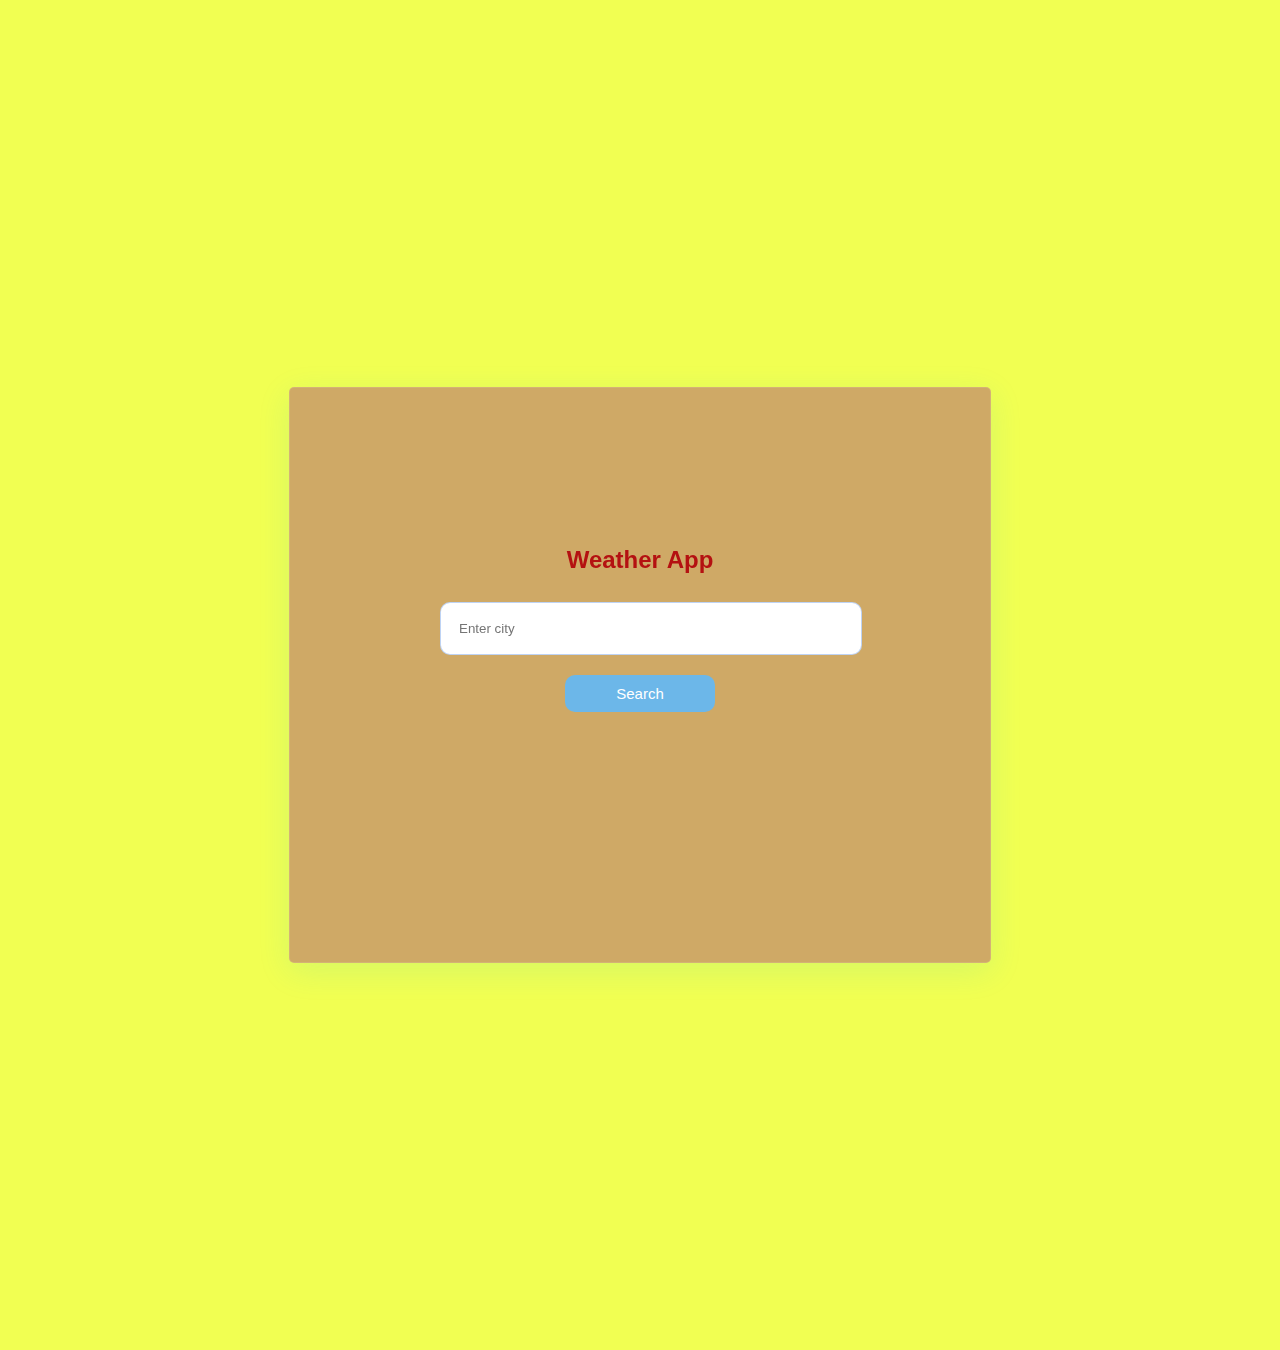
<file: Weather application/index.html>
<!DOCTYPE html>
<html lang="en">
  <head>
    <meta charset="UTF-8" />
    <meta name="viewport" content="width=device-width, initial-scale=1.0" />
    <title>Weather App</title>
    <link rel="stylesheet" href="./style.css" />
  </head>
  <body>
    <div id="weather-container">
      <h2>Weather App</h2>
      <input type="text" id="city" placeholder="Enter city" />
      <button onclick="getWeather()">Search</button>

      <img id="weather-icon" alt="Weather Icon" />

      <div id="temp-div"></div>

      <div id="weather-info"></div>

      <div id="hourly-forecast"></div>
    </div>
    <script src="./js.js"></script>
  </body>
</html>
</file>
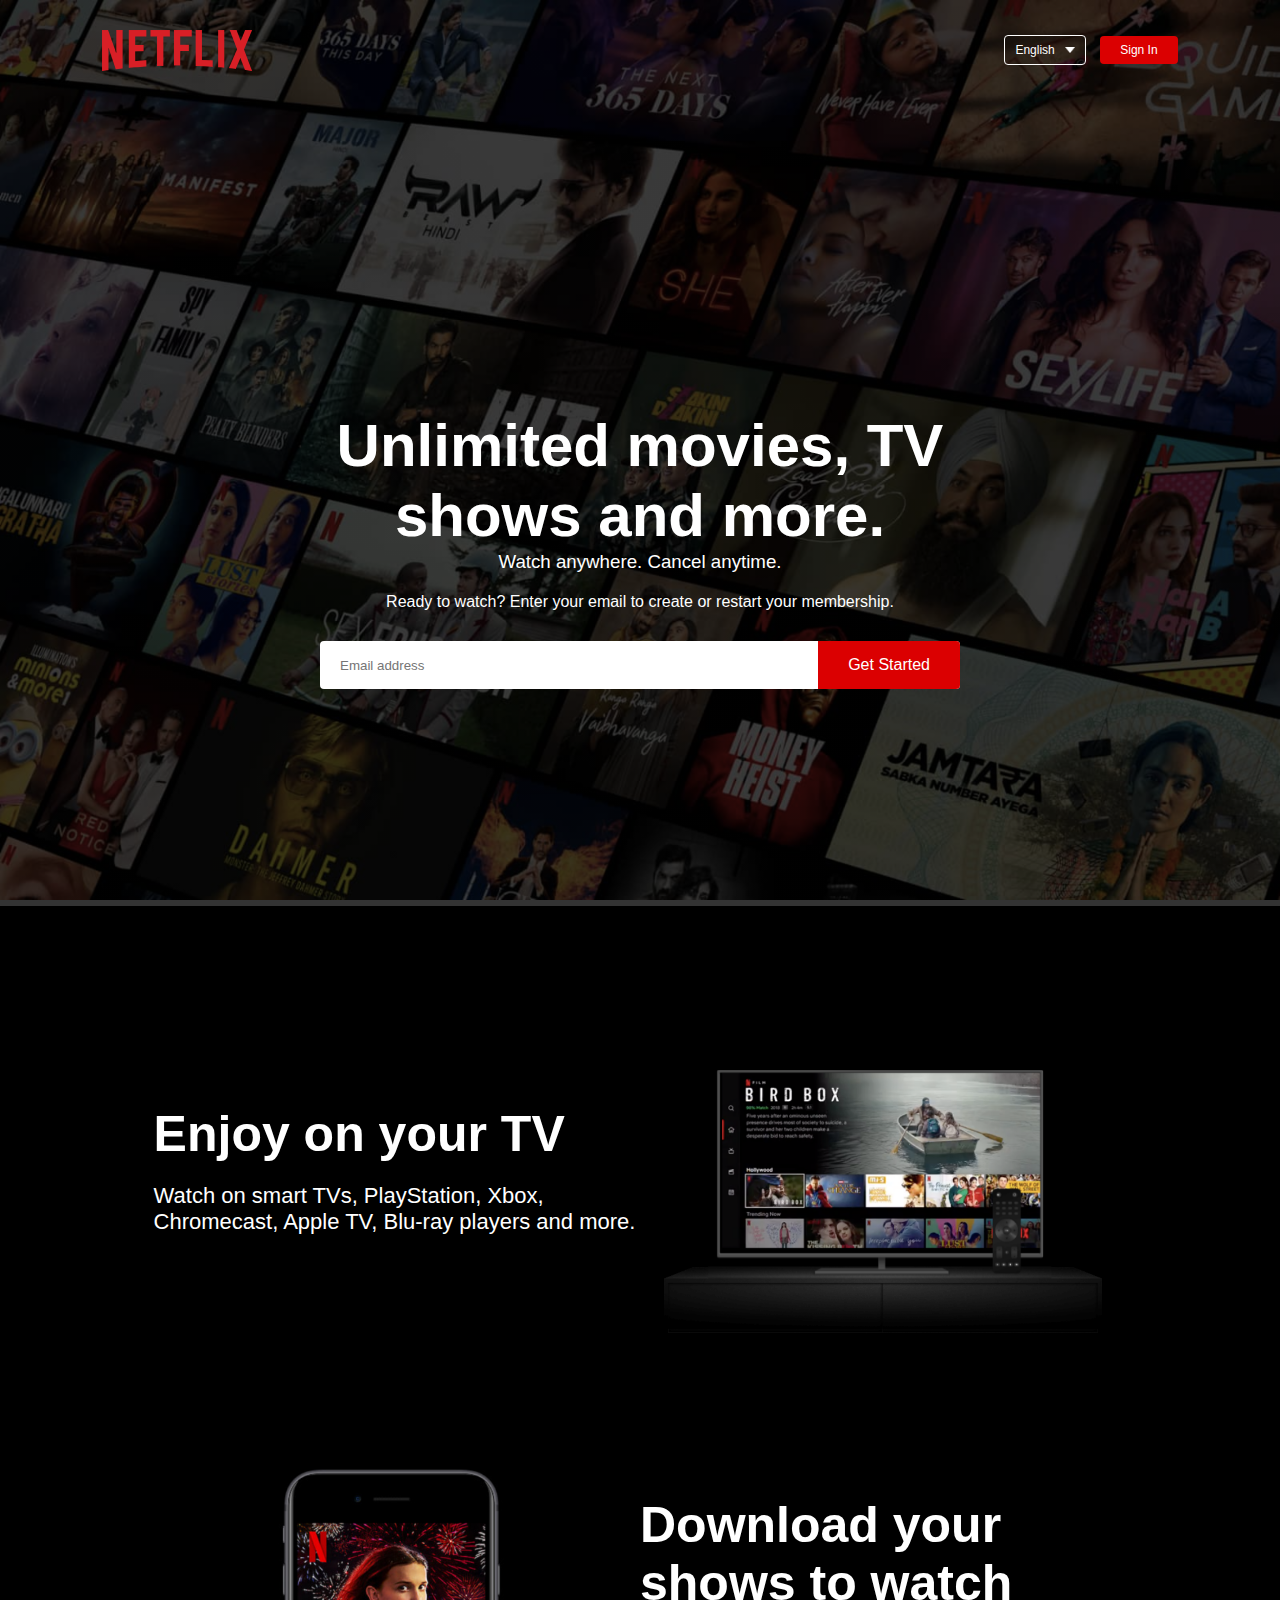
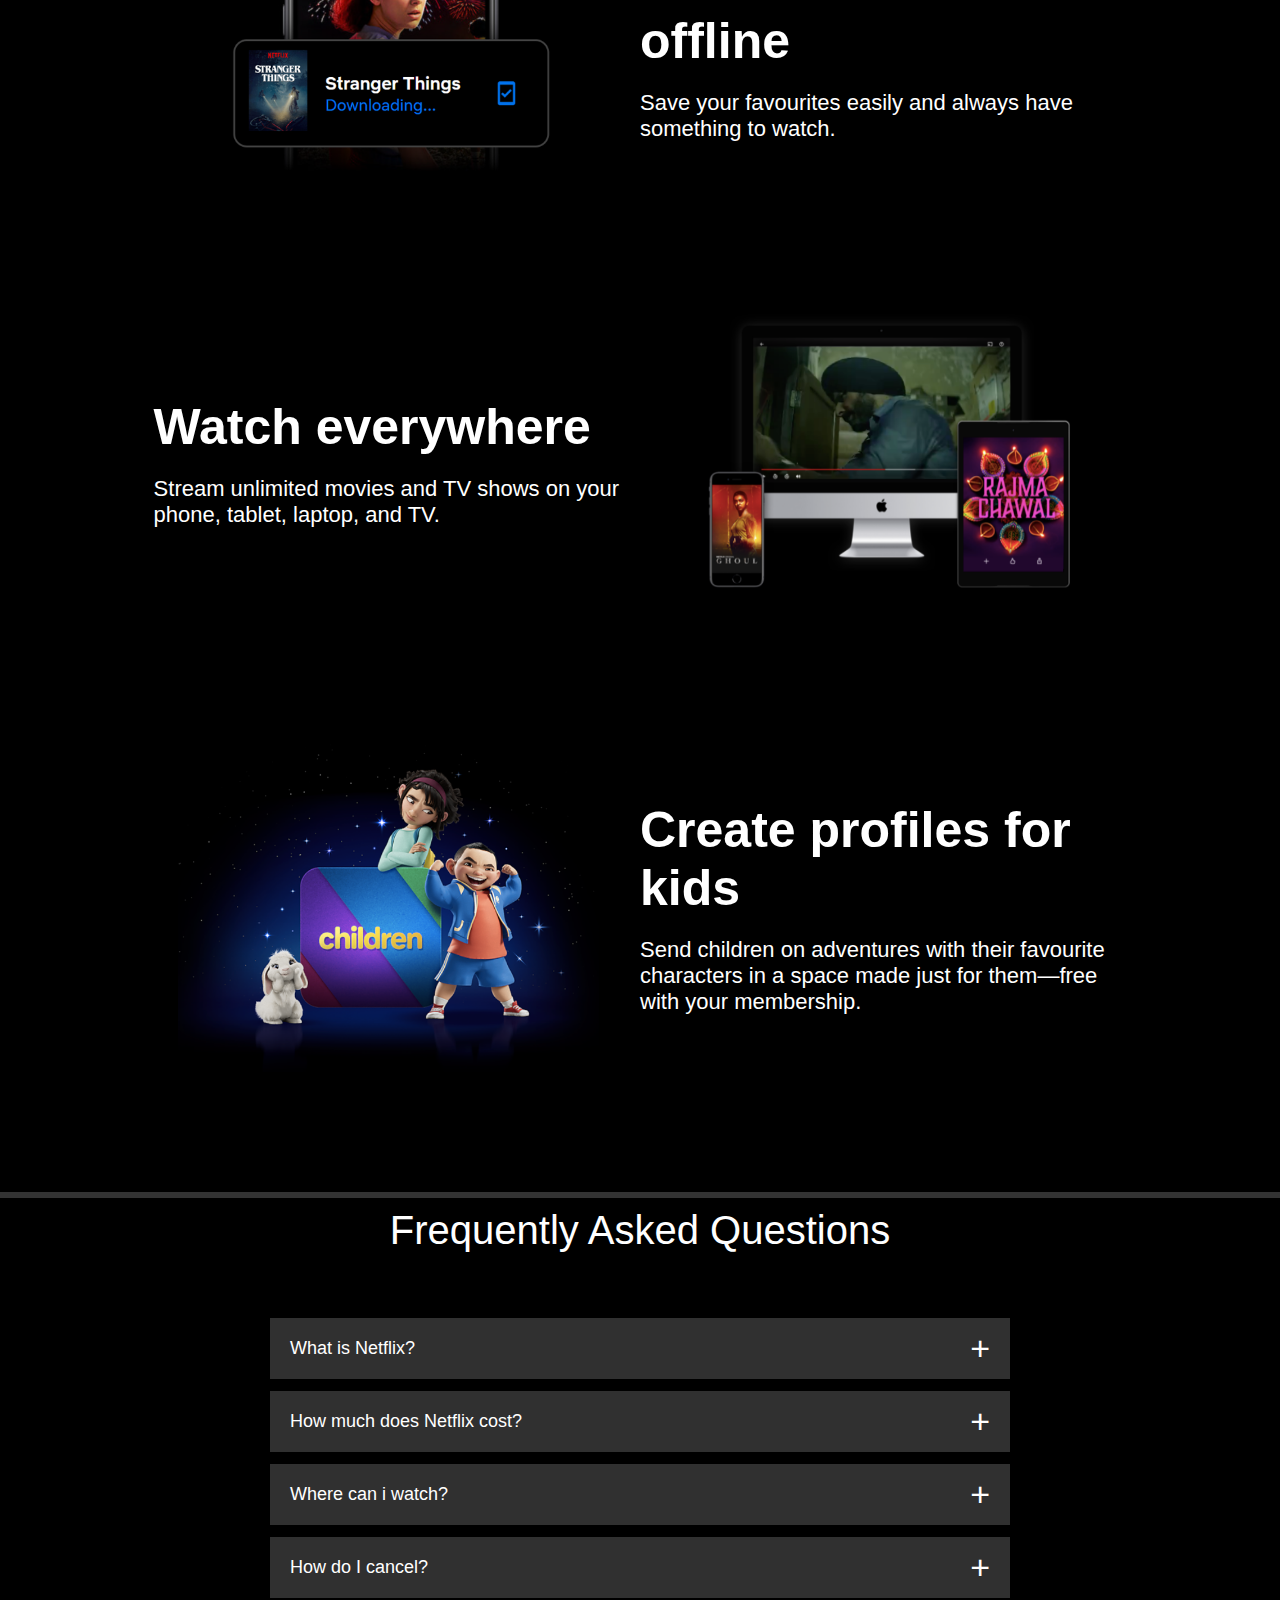
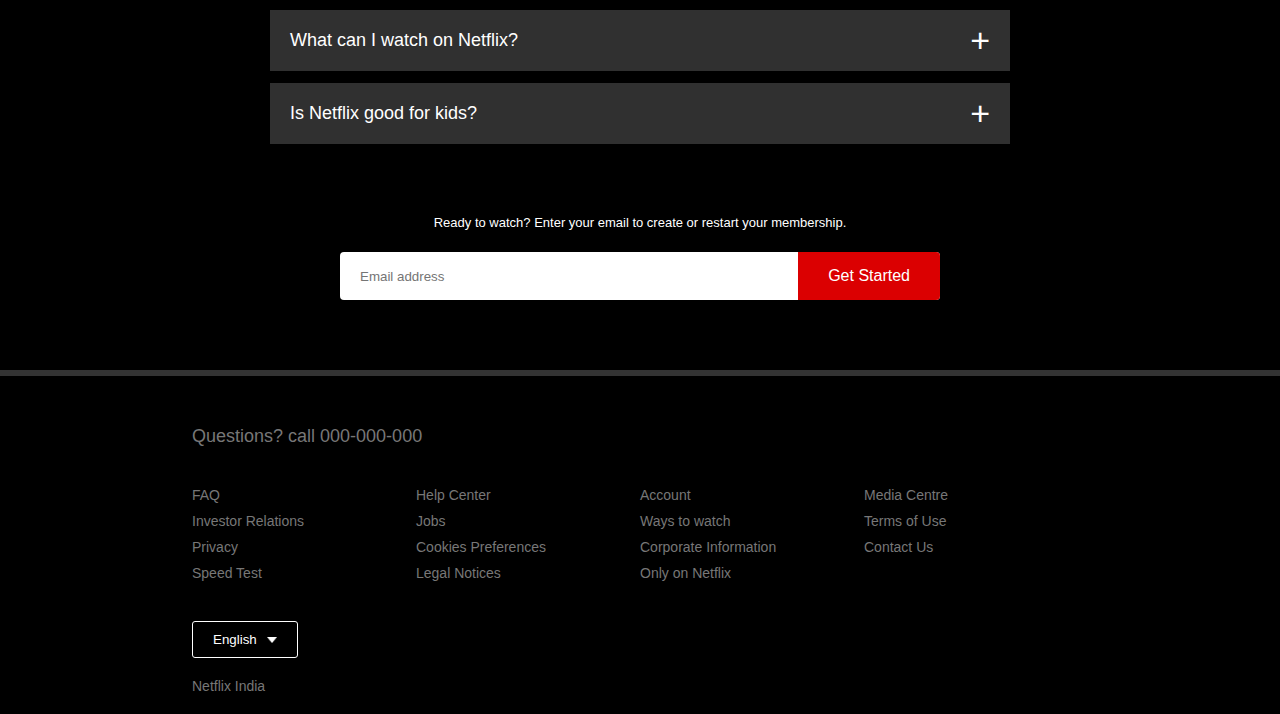
<file: netflixhome/homepage/ind.html>
<!DOCTYPE html>
<html>
  <head>
    <meta name="viewport" content="width=device-width, initial-scale=1.0" />
    <title>Netflix Website Clone</title>
    <link rel="stylesheet" href="c.css" />
  </head>
  <body>
    <div class="header">
      <nav>
        <img src="images/logo.png" class="logo" />
        <div>
          <button class="language-btn">
            English <img src="images/down-icon.png" />
          </button>
          <button>Sign In</button>
        </div>
      </nav>

      <div class="header-content">
        <h1>Unlimited movies, TV shows and more.</h1>
        <h3>Watch anywhere. Cancel anytime.</h3>
        <p>
          Ready to watch? Enter your email to create or restart your membership.
        </p>

        <form class="email-signup">
          <input type="email" placeholder="Email address" required />
          <button type="submit">Get Started</button>
        </form>
      </div>
    </div>

    <div class="features">
      <div class="row">
        <div class="text-col">
          <h2>Enjoy on your TV</h2>
          <p>
            Watch on smart TVs, PlayStation, Xbox, Chromecast, Apple TV, Blu-ray
            players and more.
          </p>
        </div>

        <div class="img-col">
          <img src="images/feature-1.png" />
        </div>
      </div>

      <div class="row">
        <div class="img-col">
          <img src="images/feature-2.png" />
        </div>

        <div class="text-col">
          <h2>Download your shows to watch offline</h2>
          <p>Save your favourites easily and always have something to watch.</p>
        </div>
      </div>

      <div class="row">
        <div class="text-col">
          <h2>Watch everywhere</h2>
          <p>
            Stream unlimited movies and TV shows on your phone, tablet, laptop,
            and TV.
          </p>
        </div>

        <div class="img-col">
          <img src="images/feature-3.png" />
        </div>
      </div>

      <div class="row">
        <div class="img-col">
          <img src="images/feature-4.png" />
        </div>

        <div class="text-col">
          <h2>Create profiles for kids</h2>
          <p>
            Send children on adventures with their favourite characters in a
            space made just for them—free with your membership.
          </p>
        </div>
      </div>
    </div>

    <div class="faq">
      <h2>Frequently Asked Questions</h2>
      <ul class="accordion">
        <li>
          <input type="radio" name="accordion" id="first" />
          <label for="first">What is Netflix?</label>
          <div class="content">
            <p>
              Lorem ipsum dolor sit amet consectetur adipisicing elit. Eveniet
              quibusdam dolor praesentium omnis, alias quam pariatur adipisci
              facilis perferendis magnam saepe deleniti eaque voluptas nihil
              accusamus beatae aperiam, dicta veniam.
            </p>
          </div>
        </li>

        <li>
          <input type="radio" name="accordion" id="second" />
          <label for="second">How much does Netflix cost?</label>
          <div class="content">
            <p>
              Lorem ipsum dolor sit amet consectetur adipisicing elit. Eveniet
              quibusdam dolor praesentium omnis, alias quam pariatur adipisci
              facilis perferendis magnam saepe deleniti eaque voluptas nihil
              accusamus beatae aperiam, dicta veniam.
            </p>
          </div>
        </li>

        <li>
          <input type="radio" name="accordion" id="third" />
          <label for="third">Where can i watch?</label>
          <div class="content">
            <p>
              Lorem ipsum dolor sit amet consectetur adipisicing elit. Eveniet
              quibusdam dolor praesentium omnis, alias quam pariatur adipisci
              facilis perferendis magnam saepe deleniti eaque voluptas nihil
              accusamus beatae aperiam, dicta veniam.
            </p>
          </div>
        </li>

        <li>
          <input type="radio" name="accordion" id="fourth" />
          <label for="fourth">How do I cancel?</label>
          <div class="content">
            <p>
              Lorem ipsum dolor sit amet consectetur adipisicing elit. Eveniet
              quibusdam dolor praesentium omnis, alias quam pariatur adipisci
              facilis perferendis magnam saepe deleniti eaque voluptas nihil
              accusamus beatae aperiam, dicta veniam.
            </p>
          </div>
        </li>

        <li>
          <input type="radio" name="accordion" id="fifth" />
          <label for="fifth">What can I watch on Netflix?</label>
          <div class="content">
            <p>
              Lorem ipsum dolor sit amet consectetur adipisicing elit. Eveniet
              quibusdam dolor praesentium omnis, alias quam pariatur adipisci
              facilis perferendis magnam saepe deleniti eaque voluptas nihil
              accusamus beatae aperiam, dicta veniam.
            </p>
          </div>
        </li>

        <li>
          <input type="radio" name="accordion" id="sixth" />
          <label for="sixth">Is Netflix good for kids?</label>
          <div class="content">
            <p>
              Lorem ipsum dolor sit amet consectetur adipisicing elit. Eveniet
              quibusdam dolor praesentium omnis, alias quam pariatur adipisci
              facilis perferendis magnam saepe deleniti eaque voluptas nihil
              accusamus beatae aperiam, dicta veniam.
            </p>
          </div>
        </li>
      </ul>

      <small
        >Ready to watch? Enter your email to create or restart your
        membership.</small
      >
      <form class="email-signup">
        <input type="email" placeholder="Email address" required />
        <button type="submit">Get Started</button>
      </form>
    </div>

    <div class="footer">
      <h2>Questions? call 000-000-000</h2>

      <div class="row">
        <div class="col">
          <a href="#">FAQ</a>
          <a href="#">Investor Relations</a>
          <a href="#">Privacy</a>
          <a href="#">Speed Test</a>
        </div>
        <div class="col">
          <a href="#">Help Center</a>
          <a href="#">Jobs</a>
          <a href="#">Cookies Preferences</a>
          <a href="#">Legal Notices</a>
        </div>
        <div class="col">
          <a href="#">Account</a>
          <a href="#">Ways to watch</a>
          <a href="#">Corporate Information</a>
          <a href="#">Only on Netflix</a>
        </div>
        <div class="col">
          <a href="#">Media Centre</a>
          <a href="#">Terms of Use </a>
          <a href="#">Contact Us</a>
        </div>
      </div>
      <button class="language-btn">
        English <img src="images/down-icon.png" />
      </button>
      <p class="copyright-txt">Netflix India</p>
    </div>
  </body>
</html>
</file>
<file: Weather application/style.css>
body {
    background: #f1ff52;
    font-family: 'Franklin Gothic Medium', 'Arial Narrow', Arial, sans-serif ;
    display: flex;
    align-items: center;
    justify-content: center;
    height: 150vh;
    margin: 0;
}

#weather-container {
    background: rgba(169, 70, 126, 0.468);
    max-width: 800px;
    padding: 150px;
    border-radius: 5px;
    box-shadow: 0 8px 32px rgba(37, 196, 236, 0.135);
    backdrop-filter:blur(40px) ;
    border: 1px solid rgba(255, 255, 255, 0.1);
    text-align: center;
}

h2, label, p {
    color: #b41111;
    margin: 8px 0;
}

input {
    width: calc(100% - 16px);
    padding: 18px;
    box-sizing: content-box;
    border-radius: 10px;
    border: 1px solid rgba(10, 91, 213, 0.265);
    margin-top: 20px;
}

button {
    background: #6cb7e9;
    color: white;
    padding: 10px;
    border: none;
    border-radius: 10px;
    cursor: pointer;
    margin-top: 20px;
    width: 150px;
    font-size: 15px;
}

button:hover {
    background: #13d3e0;
}

#temp-div p {
    font-size: 80px;
    margin-top: 30px;
}

#weather-info {
    font-size: 30px;
    margin-bottom: 50px;
}

#weather-icon {
    width: 200px;
    height: 200px;
    margin: 0 auto 10px; 
    margin-bottom: 50px;
    display: none;
}

#hourly-forecast {
    margin-top: 50px;
    margin-left: 50px;
    overflow-x: scroll;
    white-space: wrap;
    display: flex;
    justify-content: space-between;
    width: 350px;
    margin-bottom: 50px;
}

.hourly-item {
    flex: 0 0 auto;
    width: 100px;
    display: flex;
    flex-direction:column-reverse;
    align-items: center;
    margin-right: 10px;
    color: white;
    margin-bottom: 50px;
}

.hourly-item img {
    width: 50px;
    height: 50px;
    margin-bottom: 15px;
}

#hourly-heading {
    color: #fff;
    margin-top: 20px;
}
</file>
<file: netflixhome/homepage/c.css>
*{
    margin: 0;
    padding: 0;
    font-family: 'Poppins', sans-serif;
    box-sizing: border-box;
}
body{
    background: #000;
    color: #fff;
}
.header{
    width: 100%;
    height: 100vh;
    background-image: linear-gradient(rgba(0,0,0,0.7),rgba(0,0,0,0.7)), url(images/header-image.png);
    background-size: cover;
    background-position: center;
    padding: 10px 8%;
    position: relative;

}

nav{
    display: flex;
    align-items: center;
    justify-content: space-between;
    padding: 20px 0;
}

.logo{
    width: 150px;
    cursor: pointer;
}
nav button{
    border: 0;
    outline: 0;
    background: #db0001;
    color: #fff;
    padding: 7px 20px;
    font-size: 12px;
    border-radius: 4px;
    margin-left: 10px;
    cursor: pointer;
}

.language-btn{
    display: inline-flex;
    align-items: center;
    background: transparent;
    border: 1px solid #fff;
    padding: 7px 10px;
}
.language-btn img{
    width: 10px;
    margin-left: 10px;
}

.header-content{
    position: absolute;
    top: 50%;
    left: 50%;
    transform: translate(-50%,-50%);
    text-align: center;
    margin-top: 100px;

}

.header-content h1{
    font-size: 60px;
    line-height: 70px;
    font-weight: 600;
    max-width: 650px;
}
.header-content h3{
    font-weight: 400;
    margin-bottom: 20px;
}

.email-signup{
    background: #fff;
    border-radius: 4px;
    display: flex;
    align-items: center;
    margin-top: 30px;
    overflow: hidden;
}

.email-signup input{
    flex: 1;
    border: 0;
    outline: 0;
    margin-left: 20px;
}

.email-signup button{
    background: #db0001;
    border: 0;
    outline: 0;
    color: #fff;
    font-size: 16px;
    cursor: pointer;
    padding: 15px 30px;

}

/* --------------------Features-------------------- */

.features{
    padding: 50px 12%;
    font-size: 22px;
    border-top: 6px solid #333;
}
.row{
    display: flex;
    width: 100%;
    align-items: center;
    flex-wrap: wrap;
    padding: 50px 0;
}

.text-col{
    flex-basis: 50%;
    margin-bottom: 20px;
}
.img-col{
    flex-basis: 50%;
    margin-bottom: 20px;
}
.img-col img{
    display: block;
    width: 90%;
    margin: auto;
}
.features h2{
    font-size: 50px;
    font-weight: 600;
    margin-bottom: 20px;
}

/* ---------------faq--------------- */

.faq{
    padding: 10px 12%;
    text-align: center;
    font-size: 18px;
    border-top: 6px solid #333;
}
.faq h2{
    font-weight: 500;
    font-size: 40px;
}

.accordion{
    margin: 60px auto;
    width: 100%;
    max-width: 750px;
}
.accordion li{
    list-style: none;
    width: 100%;
    padding: 5px;
}
.accordion li label{
    display: flex;
    align-items: center;
    padding: 20px;
    font-size: 18px;
    font-weight: 500;
    background: #303030;
    margin-bottom: 2px;
    cursor: pointer;
    position: relative;
}
label::after{
    content: '+';
    font-size: 34px;
    position: absolute;
    right: 20px;
    transition: transform 0.5s ;
}
input[type="radio"]{
    display: none;
}
.accordion .content{
    background: #303030;
    text-align: left;
    padding: 0 20px;
    max-height: 0;
    overflow: hidden;
    transition: max-height 0.5s, padding 0.5s;
}
.accordion input[type="radio"]:checked + label + .content{
    max-height: 600px;
    padding: 30px 20px;
}
.accordion input[type="radio"]:checked + label::after{
    transform: rotate(135deg);
}
.faq .email-signup{
    max-width: 600px;
    margin: 20px auto 60px;
}
.faq small{
    font-size: 13px;
}

/*---------------footer---------------*/
.footer{
    padding: 50px 15% 10px;
    border-top: 6px solid #333;
    color: #777;
}
.footer h2{
    font-size: 18px;
    font-weight: 400;
    margin-bottom: 30px;
}
.footer .col{
    flex-basis: 25%;
    flex-grow: 1;
    margin-bottom: 20px;
}
.footer .col a{
    display: block;
    text-decoration: none;
    color: #777;
    font-size: 14px;
    margin-bottom: 10px;
}
.footer .row{
    align-items: flex-start;
    padding: 10px 0;
}
.footer .language-btn{
    color: #fff;
    padding: 10px 20px;
    border-radius: 3px;
}
.copyright-txt{
    font-size: 14px;
    margin-top: 20px;
    margin-bottom: 10px;
}

/*----------media-queries-for-small-screen----------*/
@media only screen and (max-width: 600px){
    .logo{
        width: 100px;
    }
    nav button{
        padding: 5px 10px;
    }
    nav .language-btn{
        padding: 4px 8px;
    }
    .header-content{
        position: unset;
        transform: none;
        padding-top: 150px;
    }
    .header-content h1{
        font-size: 30px;
    }
    .email-signup button{
        font-size: 12px;
        padding: 10px 15px;
    }
    .text-col, .img-col{
        flex-basis: 100%;
    }
    .features h2{
        font-size: 30px;
    }
    .features p{
        font-size: 15px;
    }
    .row:nth-child(2), .row:nth-child(4){
        flex-direction: column-reverse;
    }
    .features .row{
        padding: 10px 0;
    }
    .faq h2{
        font-size: 20px;
    }
    .accordion .content{
        font-size: 14px;
    }
    .accordion li label{
        padding: 10px;
        font-size: 14px;
    }
    label::after{
        font-size: 22px;
    }
}
</file>
